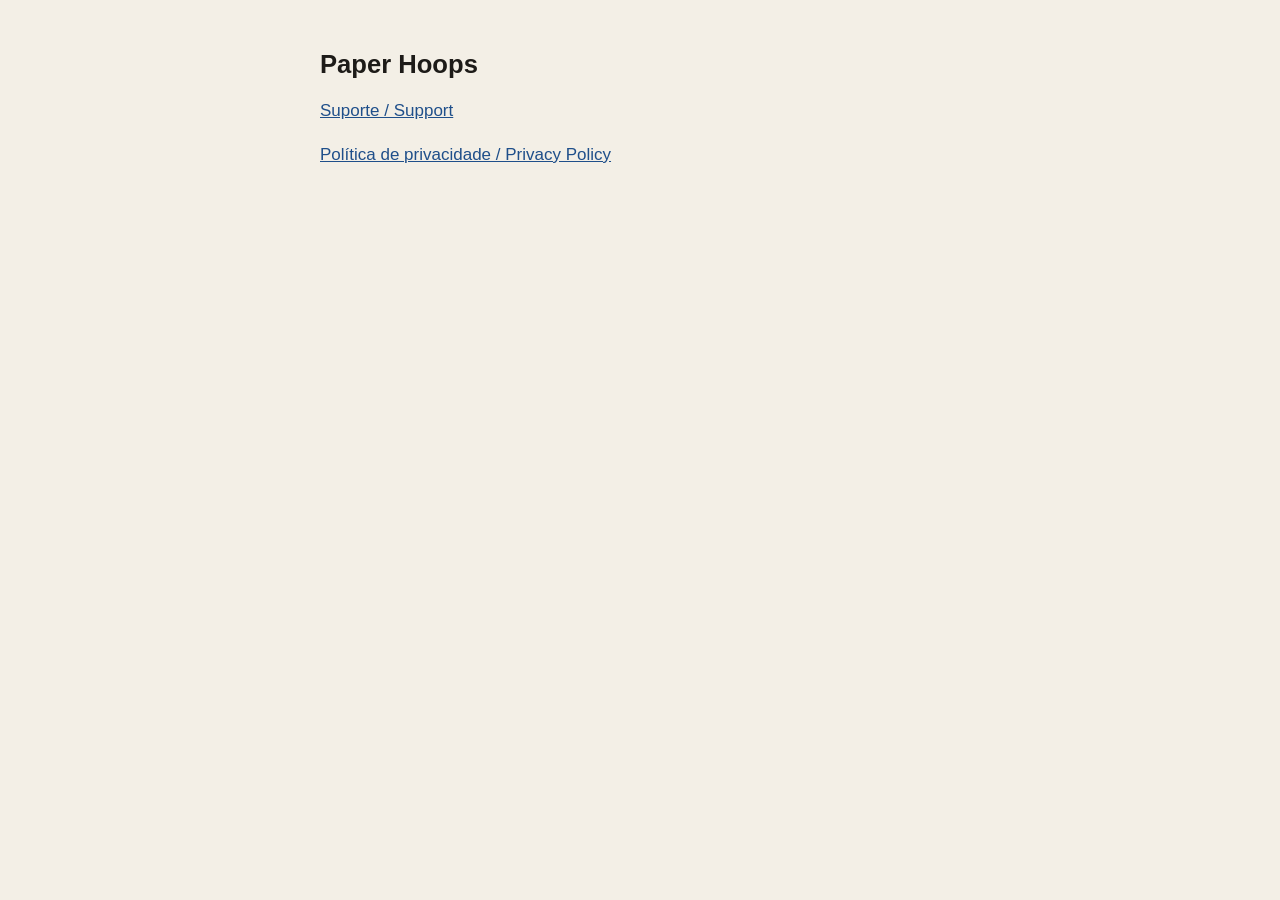
<file: index.html>
<!doctype html>
<html lang="pt-BR">
<head>
<meta charset="utf-8">
<meta name="viewport" content="width=device-width, initial-scale=1">
<title>Paper Hoops</title>
<link rel="stylesheet" href="estilo.css">
</head>
<body>
<main>
<h1>Paper Hoops</h1>
<p><a href="support/">Suporte / Support</a></p>
<p><a href="privacy/">Política de privacidade / Privacy Policy</a></p>
</main>
</body>
</html>
</file>
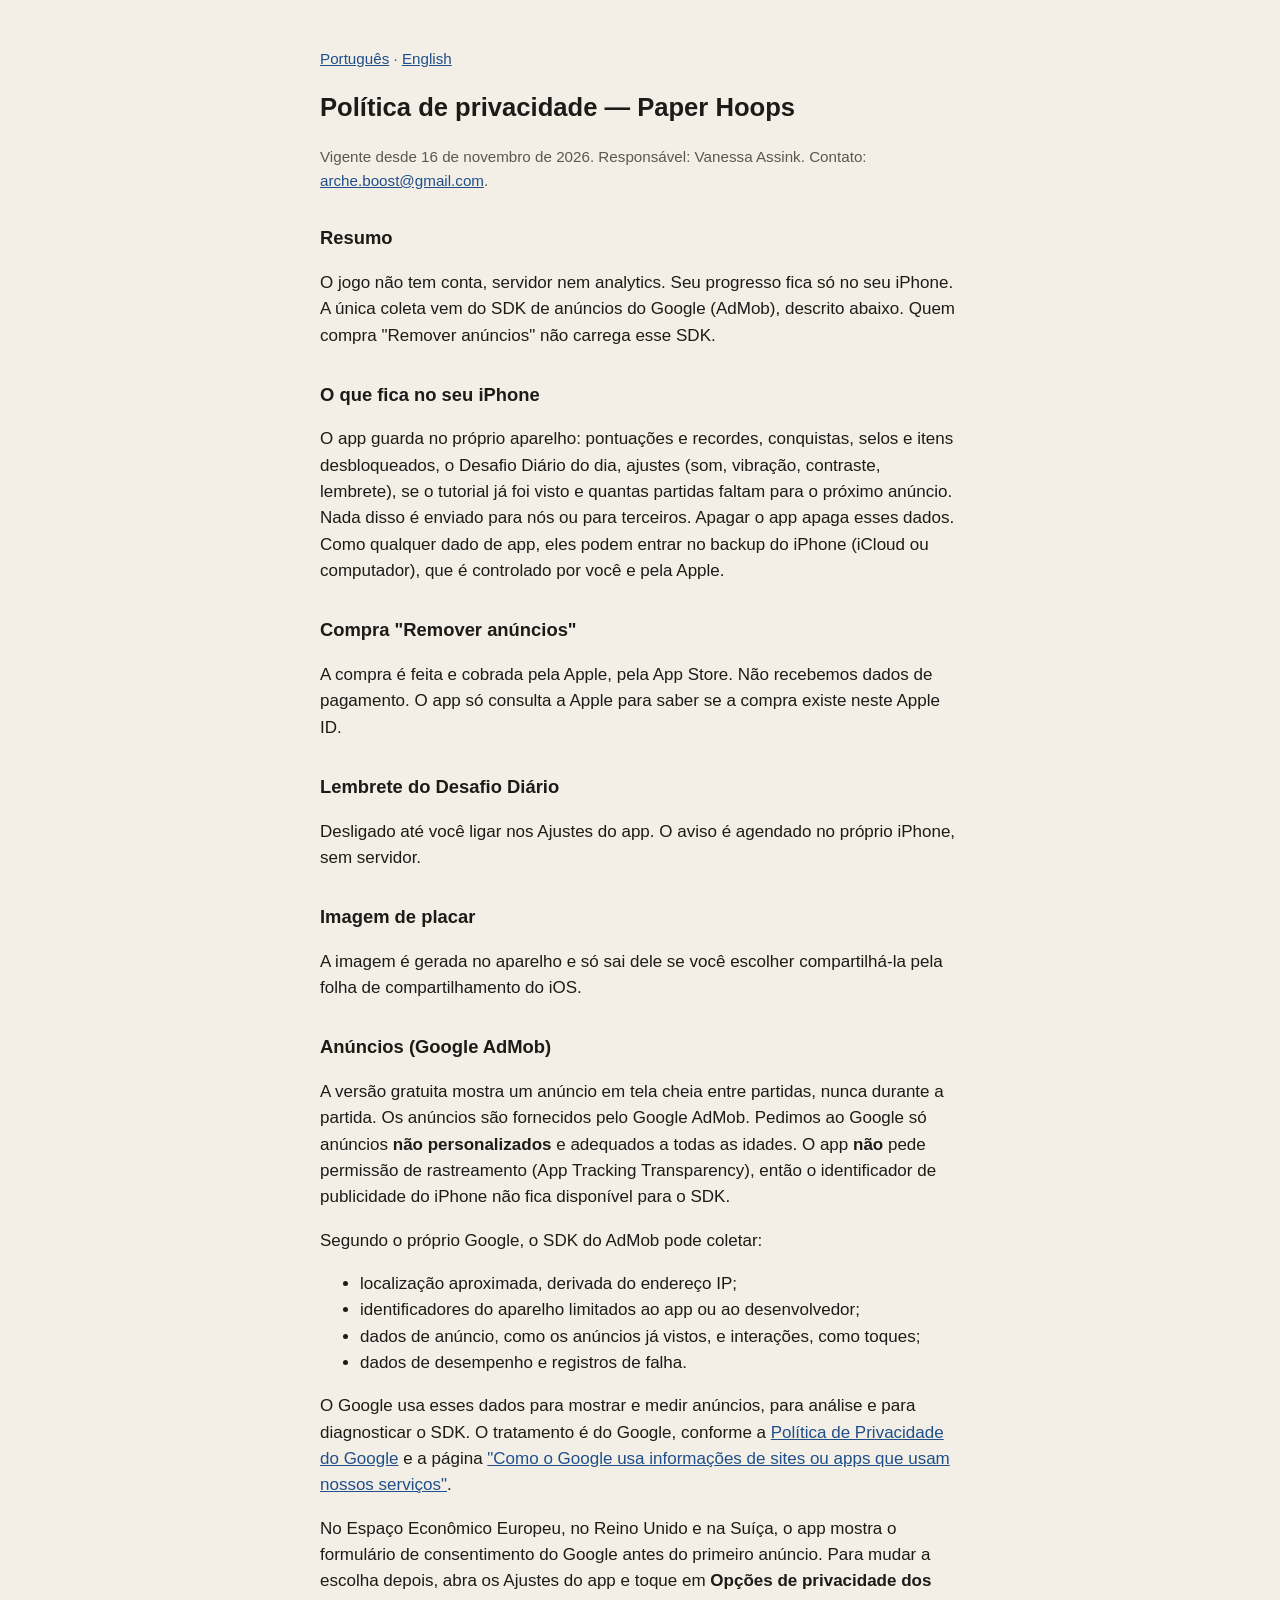
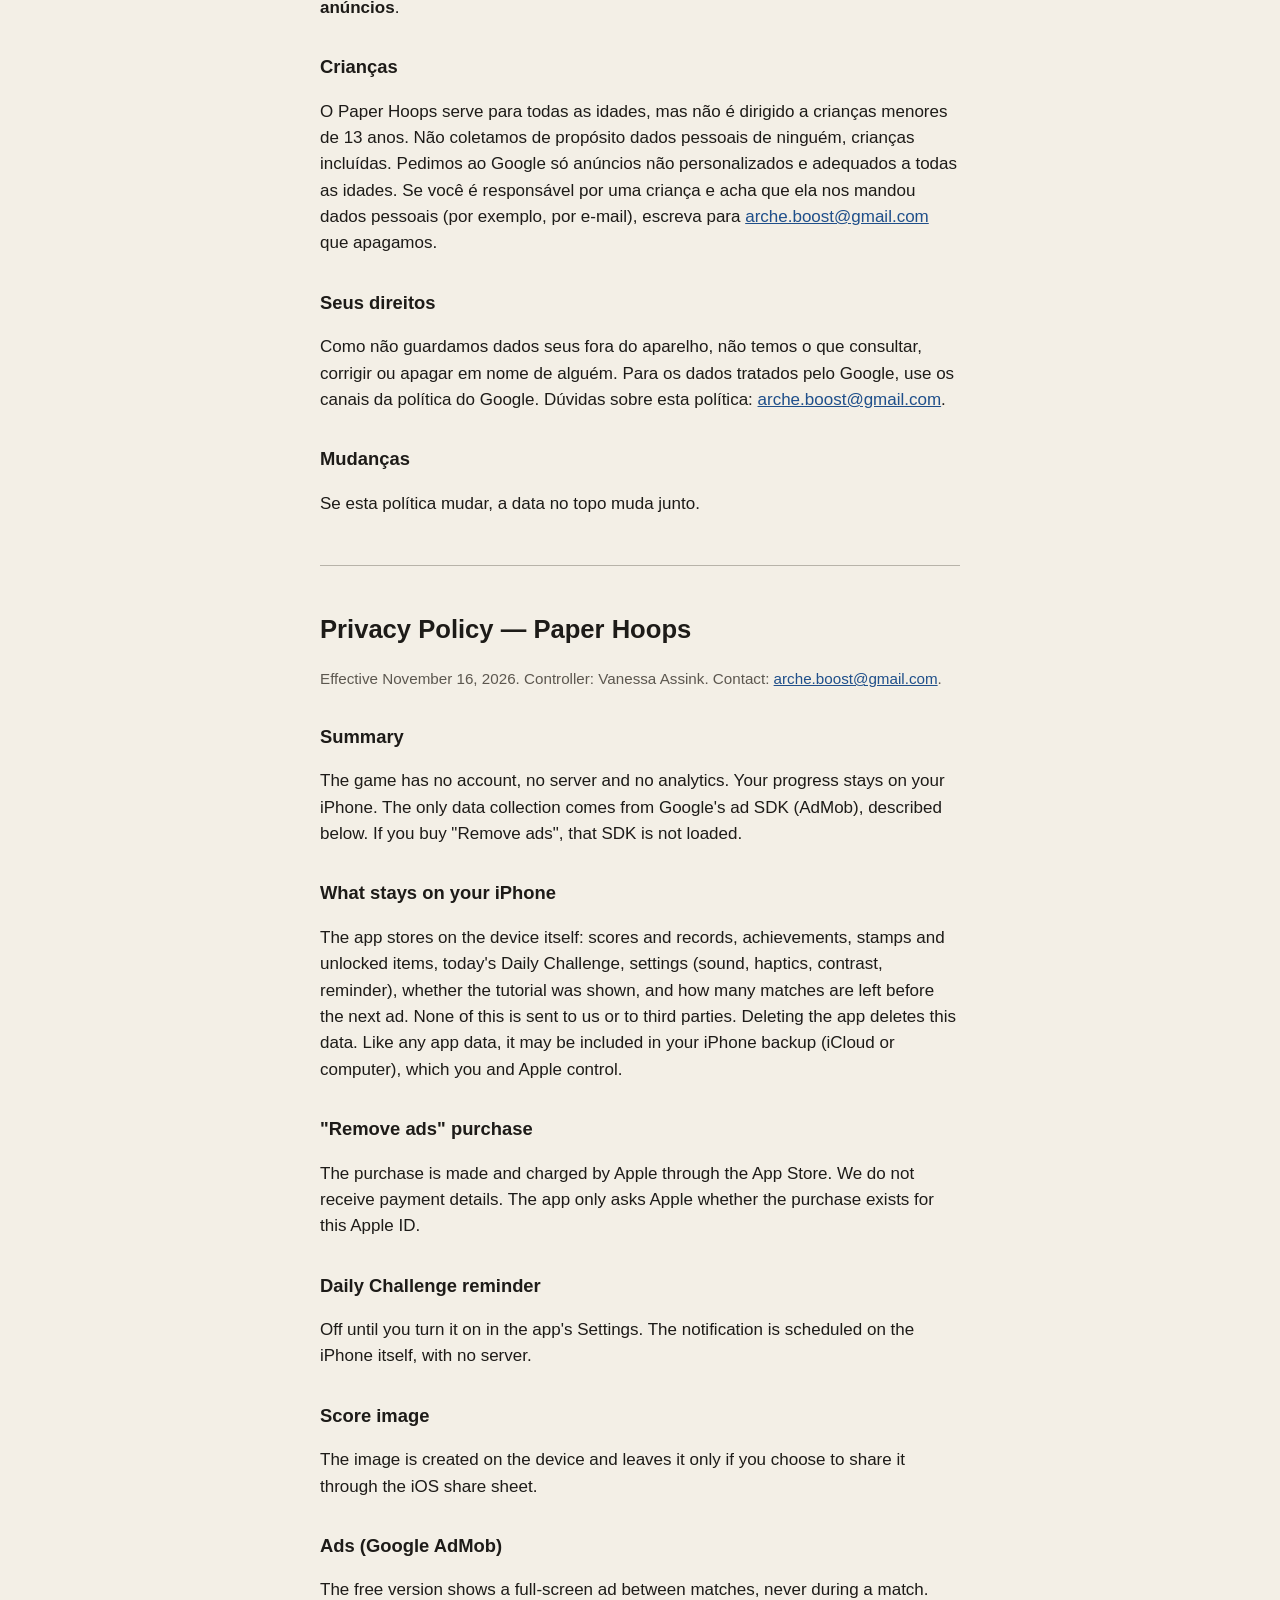
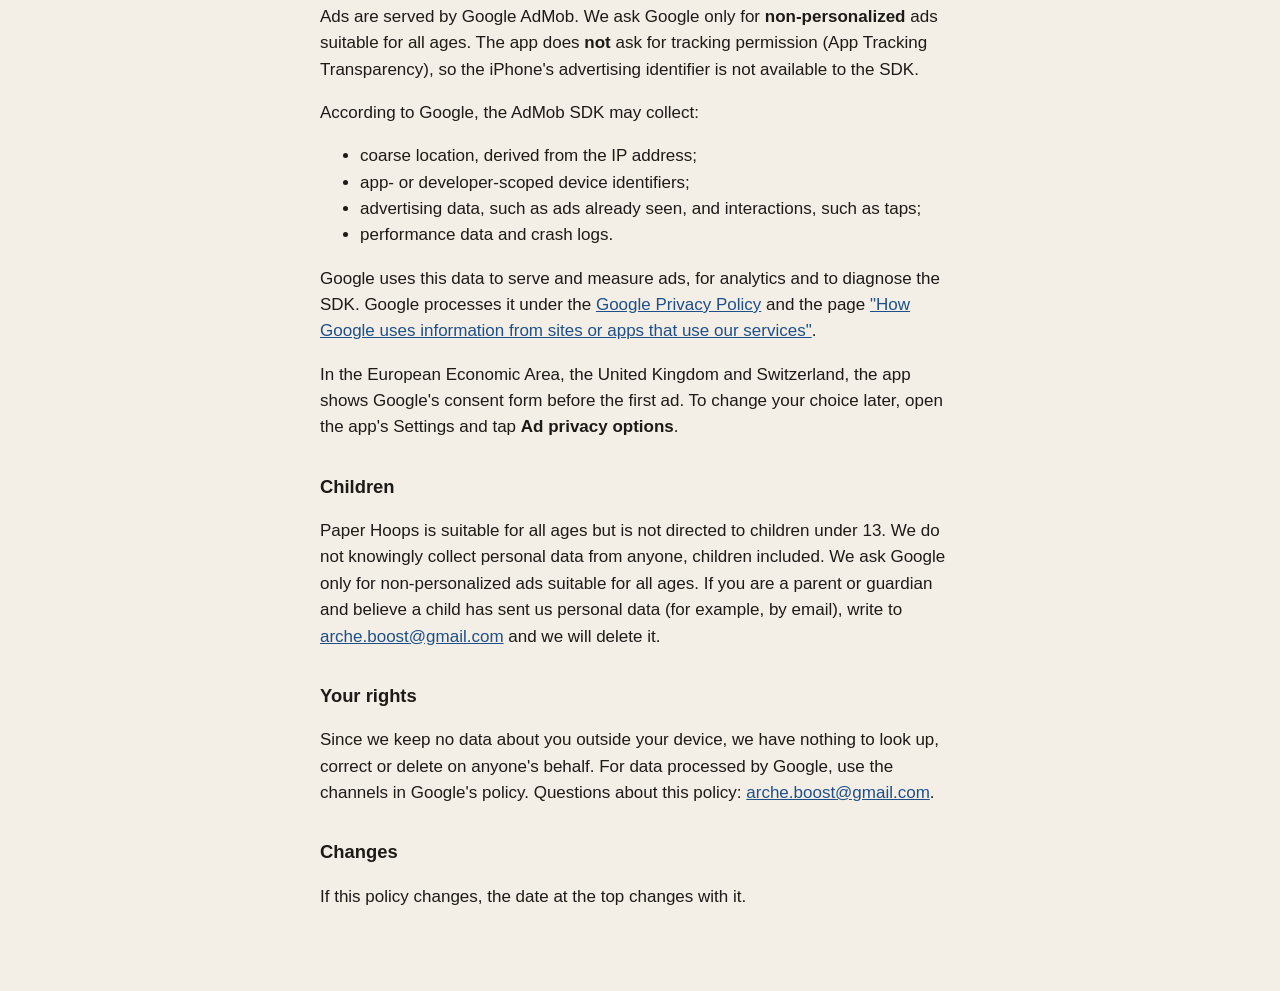
<file: privacy/index.html>
<!doctype html>
<html lang="pt-BR">
<head>
<meta charset="utf-8">
<meta name="viewport" content="width=device-width, initial-scale=1">
<title>Política de privacidade / Privacy Policy — Paper Hoops</title>
<link rel="stylesheet" href="../estilo.css">
</head>
<body>
<main>
<p class="idiomas"><a href="#pt">Português</a> · <a href="#en">English</a></p>

<article id="pt" lang="pt-BR">
<h1>Política de privacidade — Paper Hoops</h1>
<p class="data">Vigente desde 16 de novembro de 2026. Responsável: Vanessa Assink. Contato: <a href="mailto:arche.boost@gmail.com">arche.boost@gmail.com</a>.</p>

<h2>Resumo</h2>
<p>O jogo não tem conta, servidor nem analytics. Seu progresso fica só no seu iPhone. A única coleta vem do SDK de anúncios do Google (AdMob), descrito abaixo. Quem compra "Remover anúncios" não carrega esse SDK.</p>

<h2>O que fica no seu iPhone</h2>
<p>O app guarda no próprio aparelho: pontuações e recordes, conquistas, selos e itens desbloqueados, o Desafio Diário do dia, ajustes (som, vibração, contraste, lembrete), se o tutorial já foi visto e quantas partidas faltam para o próximo anúncio. Nada disso é enviado para nós ou para terceiros. Apagar o app apaga esses dados. Como qualquer dado de app, eles podem entrar no backup do iPhone (iCloud ou computador), que é controlado por você e pela Apple.</p>

<h2>Compra "Remover anúncios"</h2>
<p>A compra é feita e cobrada pela Apple, pela App Store. Não recebemos dados de pagamento. O app só consulta a Apple para saber se a compra existe neste Apple ID.</p>

<h2>Lembrete do Desafio Diário</h2>
<p>Desligado até você ligar nos Ajustes do app. O aviso é agendado no próprio iPhone, sem servidor.</p>

<h2>Imagem de placar</h2>
<p>A imagem é gerada no aparelho e só sai dele se você escolher compartilhá-la pela folha de compartilhamento do iOS.</p>

<h2>Anúncios (Google AdMob)</h2>
<p>A versão gratuita mostra um anúncio em tela cheia entre partidas, nunca durante a partida. Os anúncios são fornecidos pelo Google AdMob. Pedimos ao Google só anúncios <strong>não personalizados</strong> e adequados a todas as idades. O app <strong>não</strong> pede permissão de rastreamento (App Tracking Transparency), então o identificador de publicidade do iPhone não fica disponível para o SDK.</p>
<p>Segundo o próprio Google, o SDK do AdMob pode coletar:</p>
<ul>
<li>localização aproximada, derivada do endereço IP;</li>
<li>identificadores do aparelho limitados ao app ou ao desenvolvedor;</li>
<li>dados de anúncio, como os anúncios já vistos, e interações, como toques;</li>
<li>dados de desempenho e registros de falha.</li>
</ul>
<p>O Google usa esses dados para mostrar e medir anúncios, para análise e para diagnosticar o SDK. O tratamento é do Google, conforme a <a href="https://policies.google.com/privacy">Política de Privacidade do Google</a> e a página <a href="https://policies.google.com/technologies/partner-sites">"Como o Google usa informações de sites ou apps que usam nossos serviços"</a>.</p>
<p>No Espaço Econômico Europeu, no Reino Unido e na Suíça, o app mostra o formulário de consentimento do Google antes do primeiro anúncio. Para mudar a escolha depois, abra os Ajustes do app e toque em <strong>Opções de privacidade dos anúncios</strong>.</p>

<h2>Crianças</h2>
<p>O Paper Hoops serve para todas as idades, mas não é dirigido a crianças menores de 13 anos. Não coletamos de propósito dados pessoais de ninguém, crianças incluídas. Pedimos ao Google só anúncios não personalizados e adequados a todas as idades. Se você é responsável por uma criança e acha que ela nos mandou dados pessoais (por exemplo, por e-mail), escreva para <a href="mailto:arche.boost@gmail.com">arche.boost@gmail.com</a> que apagamos.</p>

<h2>Seus direitos</h2>
<p>Como não guardamos dados seus fora do aparelho, não temos o que consultar, corrigir ou apagar em nome de alguém. Para os dados tratados pelo Google, use os canais da política do Google. Dúvidas sobre esta política: <a href="mailto:arche.boost@gmail.com">arche.boost@gmail.com</a>.</p>

<h2>Mudanças</h2>
<p>Se esta política mudar, a data no topo muda junto.</p>
</article>

<hr>

<article id="en" lang="en">
<h1>Privacy Policy — Paper Hoops</h1>
<p class="data">Effective November 16, 2026. Controller: Vanessa Assink. Contact: <a href="mailto:arche.boost@gmail.com">arche.boost@gmail.com</a>.</p>

<h2>Summary</h2>
<p>The game has no account, no server and no analytics. Your progress stays on your iPhone. The only data collection comes from Google's ad SDK (AdMob), described below. If you buy "Remove ads", that SDK is not loaded.</p>

<h2>What stays on your iPhone</h2>
<p>The app stores on the device itself: scores and records, achievements, stamps and unlocked items, today's Daily Challenge, settings (sound, haptics, contrast, reminder), whether the tutorial was shown, and how many matches are left before the next ad. None of this is sent to us or to third parties. Deleting the app deletes this data. Like any app data, it may be included in your iPhone backup (iCloud or computer), which you and Apple control.</p>

<h2>"Remove ads" purchase</h2>
<p>The purchase is made and charged by Apple through the App Store. We do not receive payment details. The app only asks Apple whether the purchase exists for this Apple ID.</p>

<h2>Daily Challenge reminder</h2>
<p>Off until you turn it on in the app's Settings. The notification is scheduled on the iPhone itself, with no server.</p>

<h2>Score image</h2>
<p>The image is created on the device and leaves it only if you choose to share it through the iOS share sheet.</p>

<h2>Ads (Google AdMob)</h2>
<p>The free version shows a full-screen ad between matches, never during a match. Ads are served by Google AdMob. We ask Google only for <strong>non-personalized</strong> ads suitable for all ages. The app does <strong>not</strong> ask for tracking permission (App Tracking Transparency), so the iPhone's advertising identifier is not available to the SDK.</p>
<p>According to Google, the AdMob SDK may collect:</p>
<ul>
<li>coarse location, derived from the IP address;</li>
<li>app- or developer-scoped device identifiers;</li>
<li>advertising data, such as ads already seen, and interactions, such as taps;</li>
<li>performance data and crash logs.</li>
</ul>
<p>Google uses this data to serve and measure ads, for analytics and to diagnose the SDK. Google processes it under the <a href="https://policies.google.com/privacy">Google Privacy Policy</a> and the page <a href="https://policies.google.com/technologies/partner-sites">"How Google uses information from sites or apps that use our services"</a>.</p>
<p>In the European Economic Area, the United Kingdom and Switzerland, the app shows Google's consent form before the first ad. To change your choice later, open the app's Settings and tap <strong>Ad privacy options</strong>.</p>

<h2>Children</h2>
<p>Paper Hoops is suitable for all ages but is not directed to children under 13. We do not knowingly collect personal data from anyone, children included. We ask Google only for non-personalized ads suitable for all ages. If you are a parent or guardian and believe a child has sent us personal data (for example, by email), write to <a href="mailto:arche.boost@gmail.com">arche.boost@gmail.com</a> and we will delete it.</p>

<h2>Your rights</h2>
<p>Since we keep no data about you outside your device, we have nothing to look up, correct or delete on anyone's behalf. For data processed by Google, use the channels in Google's policy. Questions about this policy: <a href="mailto:arche.boost@gmail.com">arche.boost@gmail.com</a>.</p>

<h2>Changes</h2>
<p>If this policy changes, the date at the top changes with it.</p>
</article>
</main>
</body>
</html>
</file>
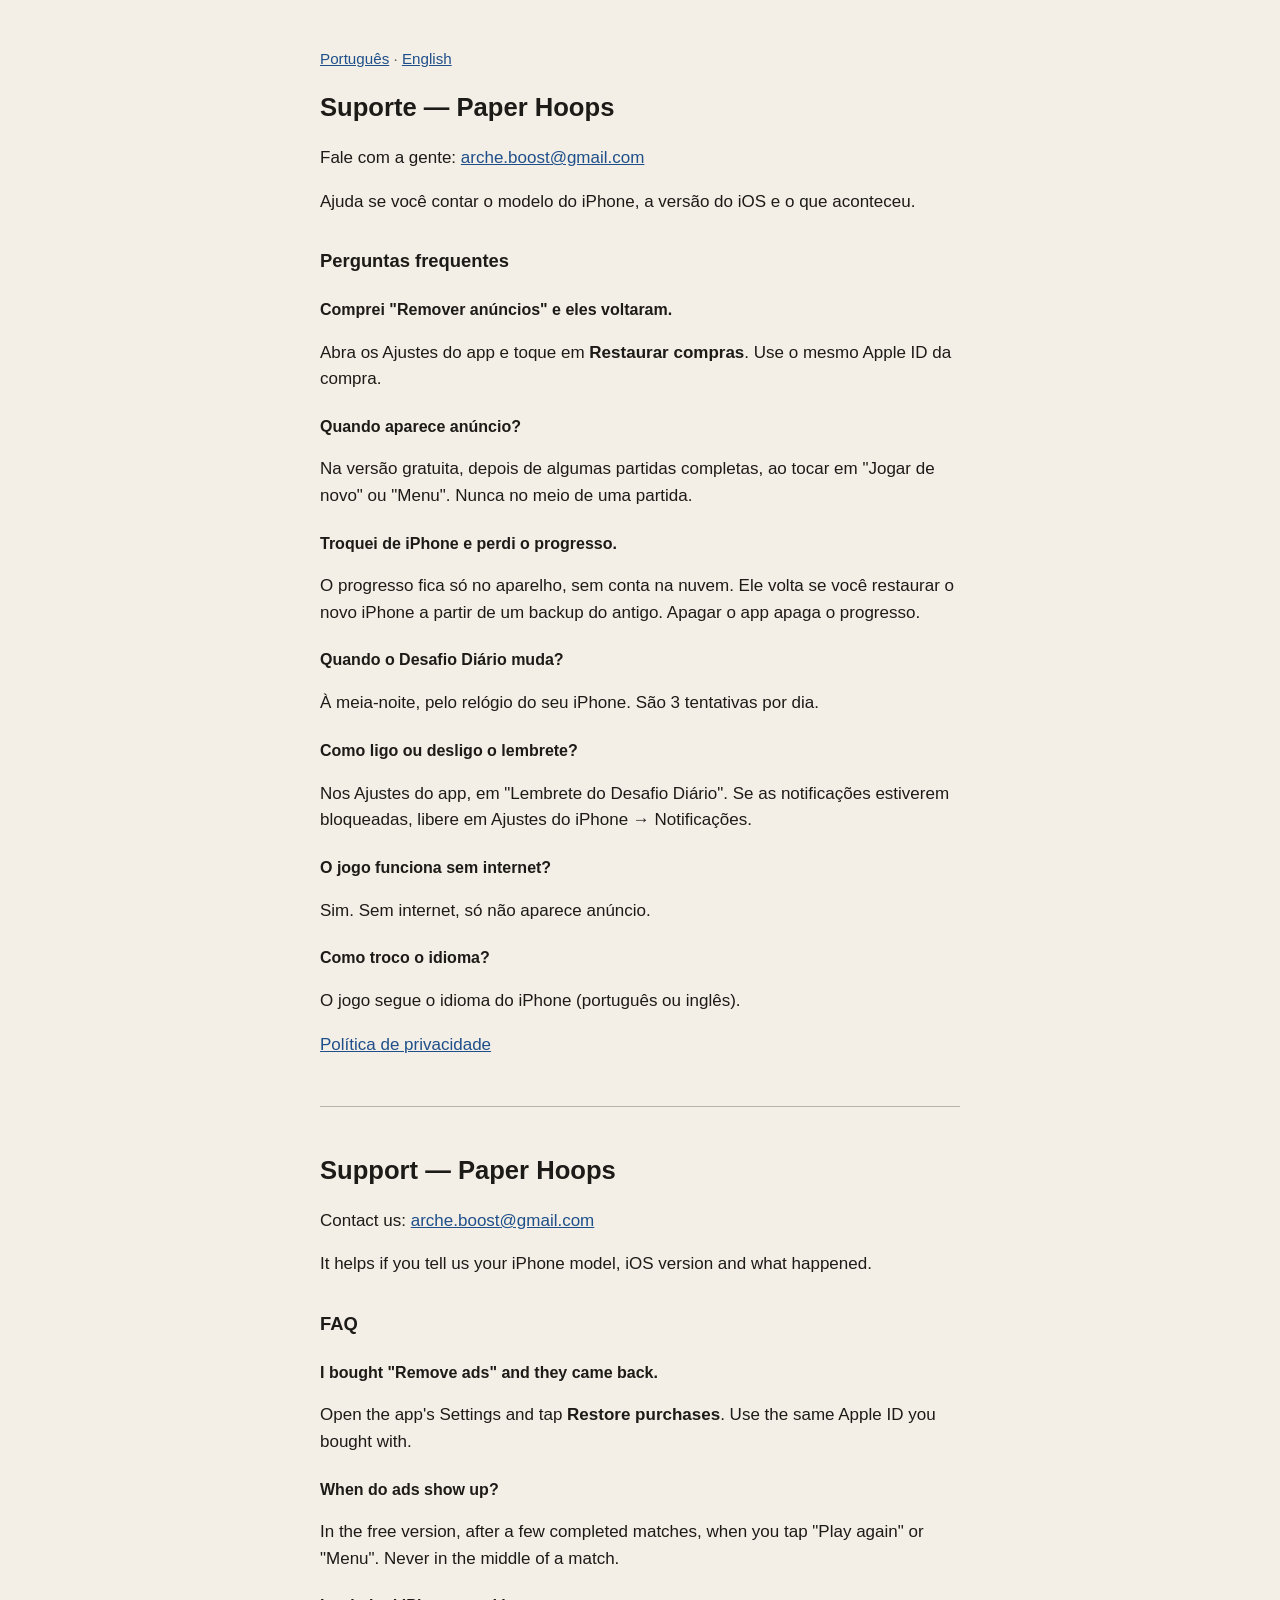
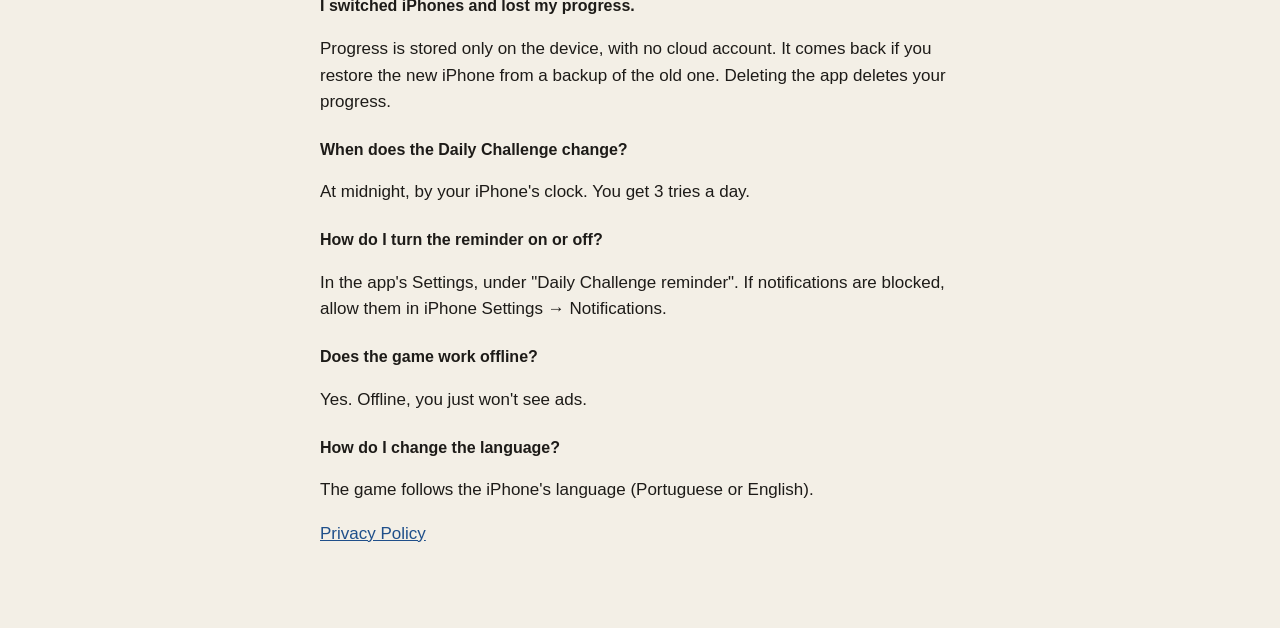
<file: support/index.html>
<!doctype html>
<html lang="pt-BR">
<head>
<meta charset="utf-8">
<meta name="viewport" content="width=device-width, initial-scale=1">
<title>Suporte / Support — Paper Hoops</title>
<link rel="stylesheet" href="../estilo.css">
</head>
<body>
<main>
<p class="idiomas"><a href="#pt">Português</a> · <a href="#en">English</a></p>

<article id="pt" lang="pt-BR">
<h1>Suporte — Paper Hoops</h1>
<p class="contato">Fale com a gente: <a href="mailto:arche.boost@gmail.com">arche.boost@gmail.com</a></p>
<p>Ajuda se você contar o modelo do iPhone, a versão do iOS e o que aconteceu.</p>

<h2>Perguntas frequentes</h2>
<h3>Comprei "Remover anúncios" e eles voltaram.</h3>
<p>Abra os Ajustes do app e toque em <strong>Restaurar compras</strong>. Use o mesmo Apple ID da compra.</p>
<h3>Quando aparece anúncio?</h3>
<p>Na versão gratuita, depois de algumas partidas completas, ao tocar em "Jogar de novo" ou "Menu". Nunca no meio de uma partida.</p>
<h3>Troquei de iPhone e perdi o progresso.</h3>
<p>O progresso fica só no aparelho, sem conta na nuvem. Ele volta se você restaurar o novo iPhone a partir de um backup do antigo. Apagar o app apaga o progresso.</p>
<h3>Quando o Desafio Diário muda?</h3>
<p>À meia-noite, pelo relógio do seu iPhone. São 3 tentativas por dia.</p>
<h3>Como ligo ou desligo o lembrete?</h3>
<p>Nos Ajustes do app, em "Lembrete do Desafio Diário". Se as notificações estiverem bloqueadas, libere em Ajustes do iPhone → Notificações.</p>
<h3>O jogo funciona sem internet?</h3>
<p>Sim. Sem internet, só não aparece anúncio.</p>
<h3>Como troco o idioma?</h3>
<p>O jogo segue o idioma do iPhone (português ou inglês).</p>

<p><a href="../privacy/">Política de privacidade</a></p>
</article>

<hr>

<article id="en" lang="en">
<h1>Support — Paper Hoops</h1>
<p class="contato">Contact us: <a href="mailto:arche.boost@gmail.com">arche.boost@gmail.com</a></p>
<p>It helps if you tell us your iPhone model, iOS version and what happened.</p>

<h2>FAQ</h2>
<h3>I bought "Remove ads" and they came back.</h3>
<p>Open the app's Settings and tap <strong>Restore purchases</strong>. Use the same Apple ID you bought with.</p>
<h3>When do ads show up?</h3>
<p>In the free version, after a few completed matches, when you tap "Play again" or "Menu". Never in the middle of a match.</p>
<h3>I switched iPhones and lost my progress.</h3>
<p>Progress is stored only on the device, with no cloud account. It comes back if you restore the new iPhone from a backup of the old one. Deleting the app deletes your progress.</p>
<h3>When does the Daily Challenge change?</h3>
<p>At midnight, by your iPhone's clock. You get 3 tries a day.</p>
<h3>How do I turn the reminder on or off?</h3>
<p>In the app's Settings, under "Daily Challenge reminder". If notifications are blocked, allow them in iPhone Settings → Notifications.</p>
<h3>Does the game work offline?</h3>
<p>Yes. Offline, you just won't see ads.</p>
<h3>How do I change the language?</h3>
<p>The game follows the iPhone's language (Portuguese or English).</p>

<p><a href="../privacy/">Privacy Policy</a></p>
</article>
</main>
</body>
</html>
</file>
<file: estilo.css>
:root { --papel: #F3EFE6; --tinta: #1d1b18; --suave: #5c574f; --link: #1f4f8a; }
@media (prefers-color-scheme: dark) {
  :root { --papel: #1d1b18; --tinta: #F3EFE6; --suave: #b5ad9f; --link: #8fb8ea; }
}
* { box-sizing: border-box; }
body { margin: 0; background: var(--papel); color: var(--tinta);
  font: 17px/1.55 -apple-system, BlinkMacSystemFont, "Helvetica Neue", Arial, sans-serif; }
main { max-width: 42rem; margin: 0 auto; padding: 2rem 16px 4rem; }
h1 { font-size: 1.6rem; line-height: 1.25; }
h2 { font-size: 1.15rem; margin-top: 2rem; }
h3 { font-size: 1rem; margin: 1.4rem 0 .3rem; }
a { color: var(--link); }
.idiomas, .data { color: var(--suave); font-size: .95rem; }
hr { border: 0; border-top: 1px solid var(--suave); margin: 3rem 0; opacity: .4; }
</file>
